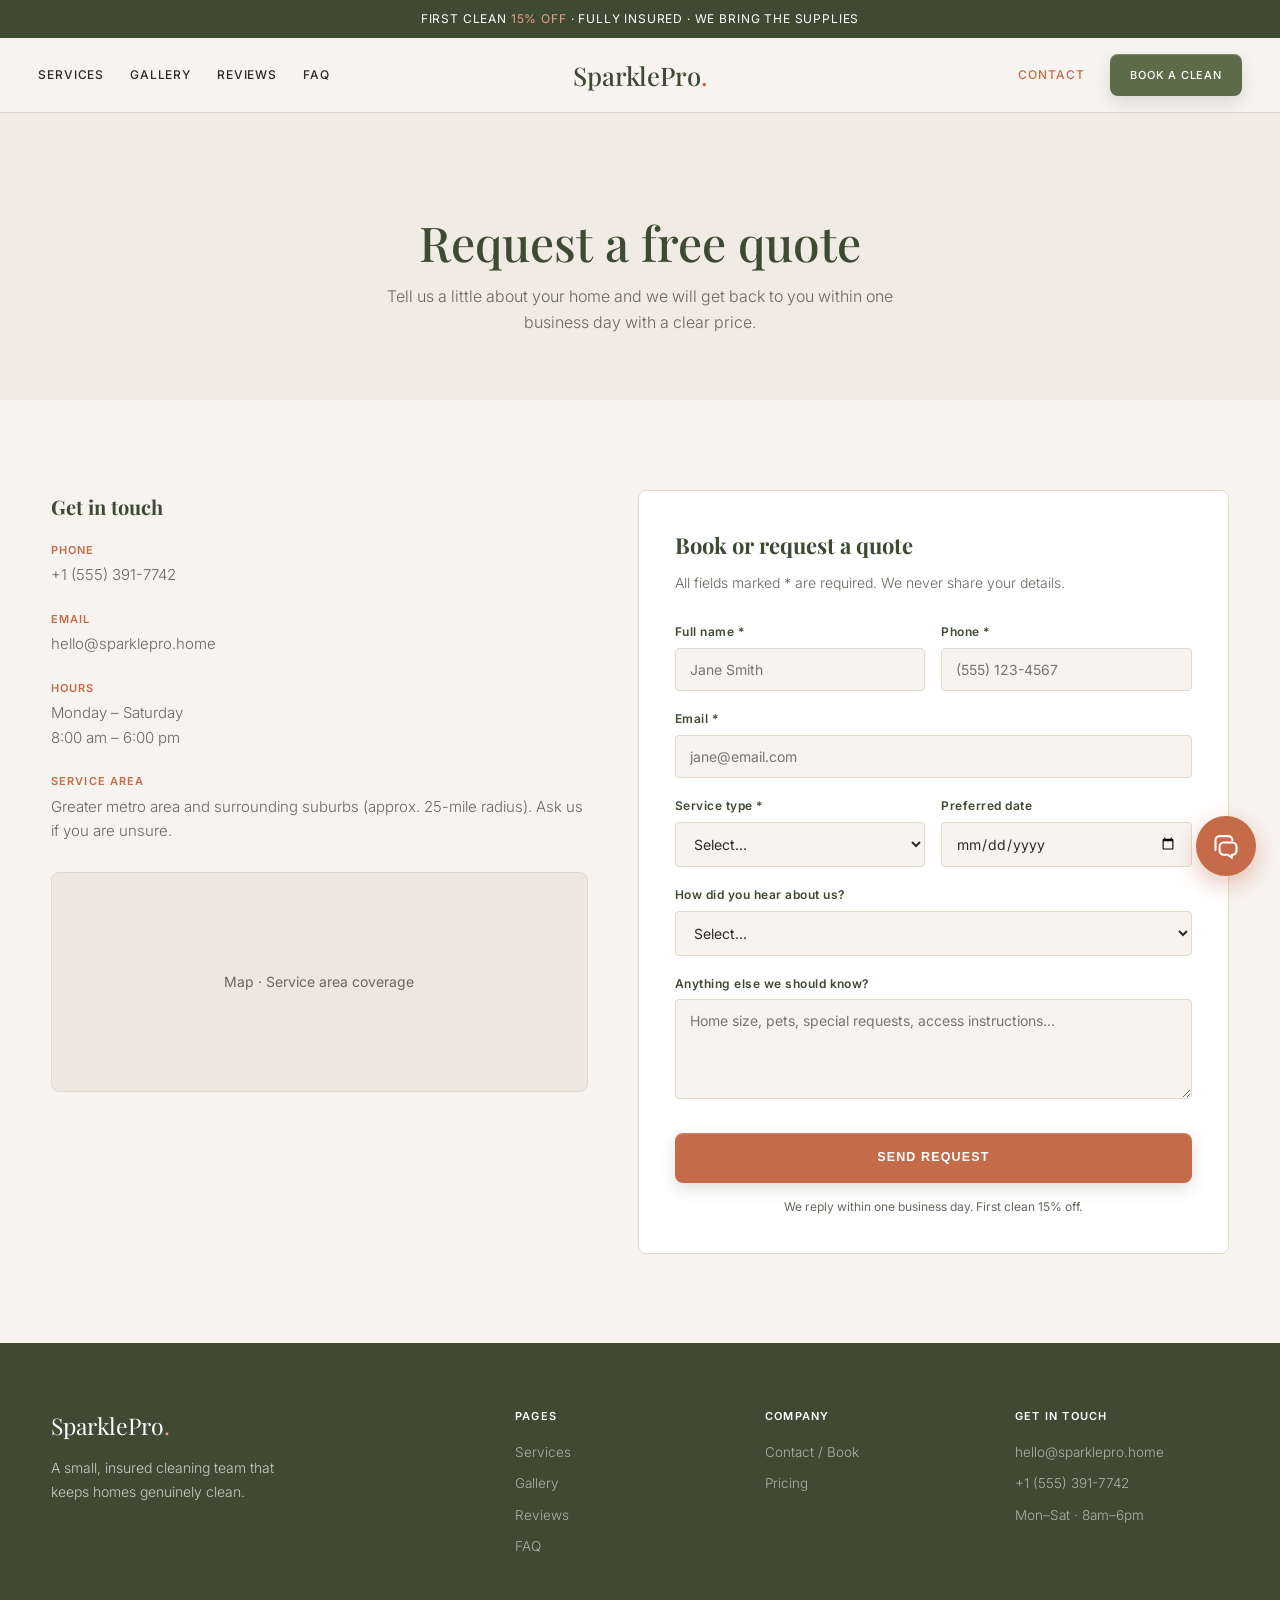
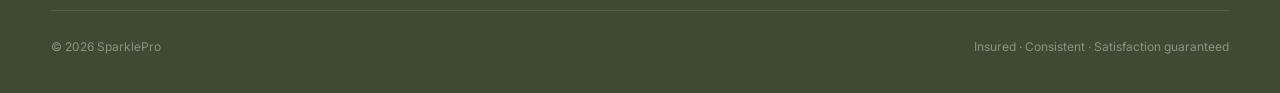
<file: contact.html>
<!DOCTYPE html>
<html lang="en">
<head>
  <script>document.documentElement.classList.add("js")</script>
  <meta charset="UTF-8">
  <meta name="viewport" content="width=device-width, initial-scale=1, viewport-fit=cover">
  <title>Contact & Book | SparklePro Home Cleaning</title>
  <meta name="description" content="Request a free quote or book a clean with SparklePro. Phone, email, service area and contact form.">
  <link href="https://fonts.googleapis.com/css2?family=Inter:wght@300;400;500;600;700&family=Playfair+Display:wght@400;500;600&display=swap" rel="stylesheet">
  <style>
    :root{--olive:#5C6B4A;--olive-dark:#3E4A32;--terracotta:#C66B4A;--terracotta-dark:#A35238;--terracotta-soft:#E8A08A;--bg:#F7F4EF;--bg-warm:#F0EBE3;--text:#2C2A26;--muted:#6B665E;--border:#E0D9CE;--white:#fff;--soft:#EDE8DF}
    *{margin:0;padding:0;box-sizing:border-box}html{scroll-behavior:smooth}
    body{font-family:Inter,sans-serif;background:var(--bg);color:var(--text);line-height:1.65;-webkit-font-smoothing:antialiased}
    .reveal{opacity:0;transform:translateY(36px);transition:opacity .75s cubic-bezier(.22,1,.36,1),transform .75s cubic-bezier(.22,1,.36,1)}.reveal.visible{opacity:1;transform:translateY(0)}
    .top-bar{background:var(--olive-dark);color:#fff;text-align:center;padding:11px 20px;font-size:12px;letter-spacing:.07em;text-transform:uppercase}.top-bar span{color:var(--terracotta-soft)}
    header{position:sticky;top:0;z-index:100;background:var(--bg);border-bottom:1px solid var(--border)}
    .nav{max-width:1400px;margin:0 auto;padding:18px 40px;display:flex;align-items:center;justify-content:space-between}
    .nav-left,.nav-right{display:flex;gap:26px;align-items:center;flex:1}.nav-right{justify-content:flex-end}
    .logo{font-family:'Playfair Display',serif;font-size:25px;font-weight:500;color:var(--olive-dark);text-decoration:none}.logo span{color:var(--terracotta)}
    .nav a{color:var(--text);text-decoration:none;font-size:12px;letter-spacing:.07em;text-transform:uppercase;font-weight:500;transition:color .25s}
    .nav a:hover,.nav a.active{color:var(--terracotta)}
    .btn{display:inline-block;padding:13px 26px;background:var(--olive);color:#fff;text-decoration:none;font-size:12px;letter-spacing:.08em;text-transform:uppercase;font-weight:600;border:none;cursor:pointer;transition:all .3s;border-radius:3px}
    .btn:hover{background:var(--olive-dark);transform:translateY(-2px)}.btn-terracotta{background:var(--terracotta)}.btn-terracotta:hover{background:var(--terracotta-dark)}
    .page-hero{padding:80px 40px 50px;text-align:center;background:var(--bg-warm)}
    .page-hero .section-label{font-size:11px;letter-spacing:.15em;text-transform:uppercase;color:var(--terracotta);margin-bottom:12px;font-weight:600}
    .page-hero h1{font-family:'Playfair Display',serif;font-size:clamp(32px,4.5vw,48px);font-weight:500;color:var(--olive-dark);margin-bottom:14px}
    .page-hero p{font-size:16px;color:var(--muted);max-width:520px;margin:0 auto;font-weight:300}
    section{padding:70px 40px}.container{max-width:1100px;margin:0 auto}
    .contact-grid{display:grid;grid-template-columns:1fr 1.1fr;gap:50px;align-items:start}
    .info-block h3{font-family:'Playfair Display',serif;font-size:20px;color:var(--olive-dark);margin-bottom:18px}
    .info-item{margin-bottom:22px}
    .info-item .label{font-size:11px;letter-spacing:.1em;text-transform:uppercase;color:var(--terracotta);font-weight:600;margin-bottom:4px}
    .info-item p,.info-item a{font-size:15px;color:var(--muted);text-decoration:none;font-weight:300}
    .info-item a:hover{color:var(--terracotta)}
    .map-placeholder{background:var(--soft);border-radius:8px;height:220px;display:flex;align-items:center;justify-content:center;color:var(--muted);font-size:14px;margin-top:28px;border:1px solid var(--border)}
    .form-card{background:var(--white);border:1px solid var(--border);border-radius:8px;padding:36px}
    .form-card h3{font-family:'Playfair Display',serif;font-size:22px;color:var(--olive-dark);margin-bottom:8px}
    .form-card .sub{font-size:14px;color:var(--muted);margin-bottom:28px;font-weight:300}
    .form-group{margin-bottom:18px}
    .form-group label{display:block;font-size:12px;font-weight:600;color:var(--olive-dark);margin-bottom:6px;letter-spacing:.04em}
    .form-group input,.form-group select,.form-group textarea{width:100%;padding:12px 14px;border:1px solid var(--border);border-radius:4px;font-family:inherit;font-size:14px;background:var(--bg);color:var(--text);transition:border-color .2s}
    .form-group input:focus,.form-group select:focus,.form-group textarea:focus{outline:none;border-color:var(--olive)}
    .form-group textarea{min-height:100px;resize:vertical}
    .form-row{display:grid;grid-template-columns:1fr 1fr;gap:16px}
    .form-card .btn{width:100%;text-align:center;margin-top:8px}
    .form-note{font-size:12px;color:var(--muted);margin-top:14px;text-align:center}
    footer{background:var(--olive-dark);color:rgba(255,255,255,.72);padding:64px 40px 36px}
    .footer-grid{max-width:1200px;margin:0 auto;display:grid;grid-template-columns:2fr 1fr 1fr 1fr;gap:36px;margin-bottom:44px}
    .footer-brand{font-family:'Playfair Display',serif;font-size:23px;color:#fff;margin-bottom:11px}.footer-brand span{color:var(--terracotta-soft)}
    .footer-brand+p{font-size:14px;font-weight:300;max-width:260px;line-height:1.7}
    .footer-col h4{font-size:11px;letter-spacing:.11em;text-transform:uppercase;margin-bottom:16px;font-weight:600;color:#fff}
    .footer-col a,.footer-col p{display:block;font-size:13.5px;color:rgba(255,255,255,.58);text-decoration:none;margin-bottom:9px;font-weight:300}
    .footer-col a:hover{color:var(--terracotta-soft)}
    .footer-bottom{max-width:1200px;margin:0 auto;padding-top:26px;border-top:1px solid rgba(255,255,255,.1);display:flex;justify-content:space-between;font-size:12px;color:rgba(255,255,255,.4)}
    @media(max-width:900px){.contact-grid{grid-template-columns:1fr}.form-row{grid-template-columns:1fr}.nav-left{display:none}.footer-grid{grid-template-columns:1fr 1fr}}
    @media(max-width:640px){.footer-grid{grid-template-columns:1fr}section,.page-hero{padding:50px 22px}.nav{padding:15px 22px}}
  </style>
  <link rel="stylesheet" href="enhance.css">
  <link rel="stylesheet" href="widget.css">
</head>
<body>
  <div class="top-bar">First clean <span>15% off</span> · Fully insured · We bring the supplies</div>
  <header>
    <nav class="nav">
      <div class="nav-left">
        <a href="services.html">Services</a>
        <a href="gallery.html">Gallery</a>
        <a href="reviews.html">Reviews</a>
        <a href="faq.html">FAQ</a>
      </div>
      <a href="index.html" class="logo">SparklePro<span>.</span></a>
      <div class="nav-right">
        <a href="contact.html" class="active">Contact</a>
        <a href="contact.html" class="btn" style="padding:10px 18px;font-size:11px">Book a Clean</a>
      </div>
    </nav>
  </header>

  <div class="page-hero">
    <h1>Request a free quote</h1>
    <p>Tell us a little about your home and we will get back to you within one business day with a clear price.</p>
  </div>

  <section>
    <div class="container">
      <div class="contact-grid">
        <div class="reveal">
          <div class="info-block">
            <h3>Get in touch</h3>
            <div class="info-item">
              <div class="label">Phone</div>
              <p><a href="tel:+15553917742">+1 (555) 391-7742</a></p>
            </div>
            <div class="info-item">
              <div class="label">Email</div>
              <p><a href="mailto:hello@sparklepro.home">hello@sparklepro.home</a></p>
            </div>
            <div class="info-item">
              <div class="label">Hours</div>
              <p>Monday – Saturday<br>8:00 am – 6:00 pm</p>
            </div>
            <div class="info-item">
              <div class="label">Service area</div>
              <p>Greater metro area and surrounding suburbs (approx. 25-mile radius). Ask us if you are unsure.</p>
            </div>
          </div>
          <div class="map-placeholder">
            Map · Service area coverage
          </div>
        </div>

        <div class="form-card reveal" style="transition-delay:.1s">
          <h3>Book or request a quote</h3>
          <p class="sub">All fields marked * are required. We never share your details.</p>
          <form onsubmit="event.preventDefault(); alert('Thank you! This is a demo form. In a live site this would send your request to the team.');">
            <div class="form-row">
              <div class="form-group">
                <label for="name">Full name *</label>
                <input type="text" id="name" name="name" required placeholder="Jane Smith">
              </div>
              <div class="form-group">
                <label for="phone">Phone *</label>
                <input type="tel" id="phone" name="phone" required placeholder="(555) 123-4567">
              </div>
            </div>
            <div class="form-group">
              <label for="email">Email *</label>
              <input type="email" id="email" name="email" required placeholder="jane@email.com">
            </div>
            <div class="form-row">
              <div class="form-group">
                <label for="service">Service type *</label>
                <select id="service" name="service" required>
                  <option value="">Select…</option>
                  <option value="regular">Regular home clean</option>
                  <option value="deep">Deep clean</option>
                  <option value="move">Move-in / Move-out</option>
                  <option value="other">Other / not sure</option>
                </select>
              </div>
              <div class="form-group">
                <label for="date">Preferred date</label>
                <input type="date" id="date" name="date">
              </div>
            </div>
            <div class="form-group">
              <label for="heard">How did you hear about us?</label>
              <select id="heard" name="heard">
                <option value="">Select…</option>
                <option value="google">Google search</option>
                <option value="friend">Friend / family</option>
                <option value="social">Social media</option>
                <option value="nextdoor">Nextdoor</option>
                <option value="other">Other</option>
              </select>
            </div>
            <div class="form-group">
              <label for="message">Anything else we should know?</label>
              <textarea id="message" name="message" placeholder="Home size, pets, special requests, access instructions…"></textarea>
            </div>
            <button type="submit" class="btn btn-terracotta">Send request</button>
            <p class="form-note">We reply within one business day. First clean 15% off.</p>
          </form>
        </div>
      </div>
    </div>
  </section>

  <footer>
    <div class="footer-grid">
      <div>
        <div class="footer-brand">SparklePro<span>.</span></div>
        <p>A small, insured cleaning team that keeps homes genuinely clean.</p>
      </div>
      <div class="footer-col"><h4>Pages</h4><a href="services.html">Services</a><a href="gallery.html">Gallery</a><a href="reviews.html">Reviews</a><a href="faq.html">FAQ</a></div>
      <div class="footer-col"><h4>Company</h4><a href="contact.html">Contact / Book</a><a href="services.html">Pricing</a></div>
      <div class="footer-col"><h4>Get in touch</h4><p>hello@sparklepro.home</p><p>+1 (555) 391-7742</p><p>Mon–Sat · 8am–6pm</p></div>
    </div>
    <div class="footer-bottom"><span>© 2026 SparklePro</span><span>Insured · Consistent · Satisfaction guaranteed</span></div>
  </footer>
  <script>
    const reveals=document.querySelectorAll('.reveal');
    const observer=new IntersectionObserver(entries=>{entries.forEach(e=>{if(e.isIntersecting)e.target.classList.add('visible')})},{threshold:.1});
    reveals.forEach(el=>observer.observe(el));
  </script>
  <script src="enhance.js" defer></script>
  <script src="widget.js" defer></script>
</body>
</html>
</file>
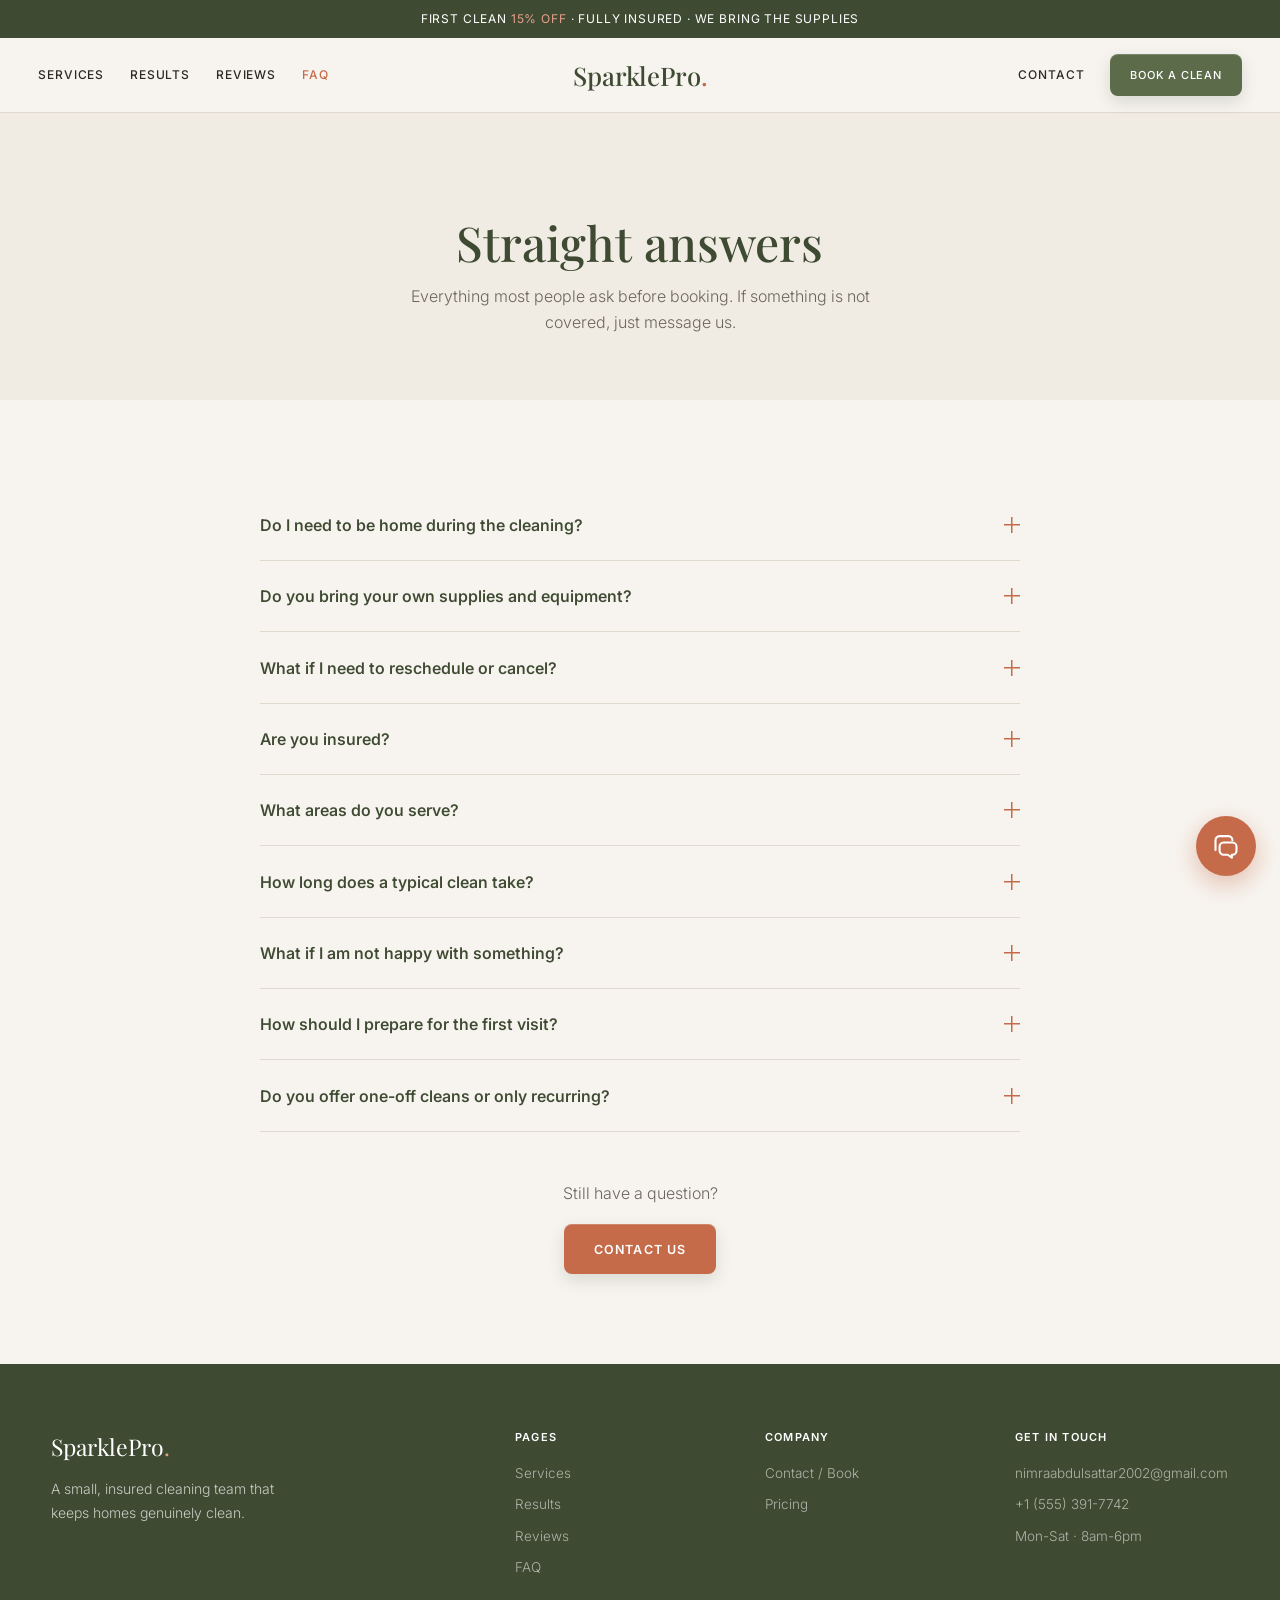
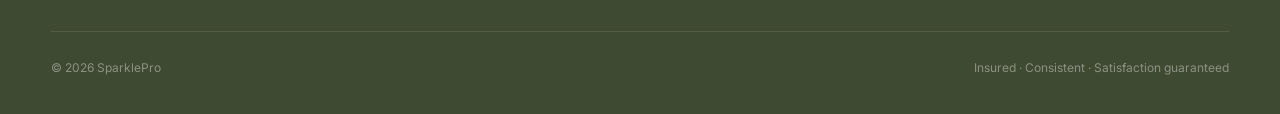
<file: faq.html>
<!DOCTYPE html>
<html lang="en">
<head>
  <script>document.documentElement.classList.add("js")</script>
  <meta charset="UTF-8">
  <meta name="viewport" content="width=device-width, initial-scale=1, viewport-fit=cover">
  <title>FAQ | SparklePro Home Cleaning</title>
  <meta name="description" content="Common questions about SparklePro: do I need to be home, supplies, rescheduling, insurance, service areas and more.">
  <link href="https://fonts.googleapis.com/css2?family=Inter:wght@300;400;500;600;700&family=Playfair+Display:wght@400;500;600&display=swap" rel="stylesheet">
  <style>
    :root{--olive:#5C6B4A;--olive-dark:#3E4A32;--terracotta:#C66B4A;--terracotta-dark:#A35238;--terracotta-soft:#E8A08A;--bg:#F7F4EF;--bg-warm:#F0EBE3;--text:#2C2A26;--muted:#6B665E;--border:#E0D9CE;--white:#fff;--soft:#EDE8DF}
    *{margin:0;padding:0;box-sizing:border-box}html{scroll-behavior:smooth}
    body{font-family:Inter,sans-serif;background:var(--bg);color:var(--text);line-height:1.65;-webkit-font-smoothing:antialiased}
    .reveal{opacity:0;transform:translateY(36px);transition:opacity .75s cubic-bezier(.22,1,.36,1),transform .75s cubic-bezier(.22,1,.36,1)}.reveal.visible{opacity:1;transform:translateY(0)}
    .top-bar{background:var(--olive-dark);color:#fff;text-align:center;padding:11px 20px;font-size:12px;letter-spacing:.07em;text-transform:uppercase}.top-bar span{color:var(--terracotta-soft)}
    header{position:sticky;top:0;z-index:100;background:var(--bg);border-bottom:1px solid var(--border)}
    .nav{max-width:1400px;margin:0 auto;padding:18px 40px;display:flex;align-items:center;justify-content:space-between}
    .nav-left,.nav-right{display:flex;gap:26px;align-items:center;flex:1}.nav-right{justify-content:flex-end}
    .logo{font-family:'Playfair Display',serif;font-size:25px;font-weight:500;color:var(--olive-dark);text-decoration:none}.logo span{color:var(--terracotta)}
    .nav a{color:var(--text);text-decoration:none;font-size:12px;letter-spacing:.07em;text-transform:uppercase;font-weight:500;transition:color .25s}
    .nav a:hover,.nav a.active{color:var(--terracotta)}
    .btn{display:inline-block;padding:13px 26px;background:var(--olive);color:#fff;text-decoration:none;font-size:12px;letter-spacing:.08em;text-transform:uppercase;font-weight:600;border:none;cursor:pointer;transition:all .3s;border-radius:3px}
    .btn:hover{background:var(--olive-dark);transform:translateY(-2px)}.btn-terracotta{background:var(--terracotta)}.btn-terracotta:hover{background:var(--terracotta-dark)}
    .page-hero{padding:80px 40px 50px;text-align:center;background:var(--bg-warm)}
    .page-hero .section-label{font-size:11px;letter-spacing:.15em;text-transform:uppercase;color:var(--terracotta);margin-bottom:12px;font-weight:600}
    .page-hero h1{font-family:'Playfair Display',serif;font-size:clamp(32px,4.5vw,48px);font-weight:500;color:var(--olive-dark);margin-bottom:14px}
    .page-hero p{font-size:16px;color:var(--muted);max-width:520px;margin:0 auto;font-weight:300}
    section{padding:70px 40px}.container{max-width:720px;margin:0 auto}
    .faq-item{border-bottom:1px solid var(--border);padding:22px 0}
    .faq-item summary{font-size:16px;font-weight:560;cursor:pointer;list-style:none;display:flex;justify-content:space-between;align-items:center;color:var(--olive-dark)}
    .faq-item summary::-webkit-details-marker{display:none}
    .faq-item summary::after{content:'+';font-size:22px;color:var(--terracotta);font-weight:300}
    .faq-item[open] summary::after{content:'−'}
    .faq-item p{margin-top:12px;font-size:15px;color:var(--muted);font-weight:300;line-height:1.75;max-width:620px}
    footer{background:var(--olive-dark);color:rgba(255,255,255,.72);padding:64px 40px 36px}
    .footer-grid{max-width:1200px;margin:0 auto;display:grid;grid-template-columns:2fr 1fr 1fr 1fr;gap:36px;margin-bottom:44px}
    .footer-brand{font-family:'Playfair Display',serif;font-size:23px;color:#fff;margin-bottom:11px}.footer-brand span{color:var(--terracotta-soft)}
    .footer-brand+p{font-size:14px;font-weight:300;max-width:260px;line-height:1.7}
    .footer-col h4{font-size:11px;letter-spacing:.11em;text-transform:uppercase;margin-bottom:16px;font-weight:600;color:#fff}
    .footer-col a,.footer-col p{display:block;font-size:13.5px;color:rgba(255,255,255,.58);text-decoration:none;margin-bottom:9px;font-weight:300}
    .footer-col a:hover{color:var(--terracotta-soft)}
    .footer-bottom{max-width:1200px;margin:0 auto;padding-top:26px;border-top:1px solid rgba(255,255,255,.1);display:flex;justify-content:space-between;font-size:12px;color:rgba(255,255,255,.4)}
    @media(max-width:900px){.nav-left{display:none}.footer-grid{grid-template-columns:1fr 1fr}}
    @media(max-width:640px){.footer-grid{grid-template-columns:1fr}section,.page-hero{padding:50px 22px}.nav{padding:15px 22px}}
  </style>
  <link rel="stylesheet" href="enhance.css">
  <link rel="stylesheet" href="widget.css">
</head>
<body>
  <div class="top-bar">First clean <span>15% off</span> · Fully insured · We bring the supplies</div>
  <header>
    <nav class="nav">
      <div class="nav-left">
        <a href="services.html">Services</a>
        <a href="index.html#results">Results</a>
        <a href="index.html#reviews">Reviews</a>
        <a href="faq.html" class="active">FAQ</a>
      </div>
      <a href="index.html" class="logo">SparklePro<span>.</span></a>
      <div class="nav-right">
        <a href="services.html#quote">Contact</a>
        <a href="services.html#quote" class="btn" style="padding:10px 18px;font-size:11px">Book a Clean</a>
      </div>
    </nav>
  </header>
  <div class="page-hero">
    <h1>Straight answers</h1>
    <p>Everything most people ask before booking. If something is not covered, just message us.</p>
  </div>
  <section>
    <div class="container narrow">
      <details class="faq-item reveal"><summary>Do I need to be home during the cleaning?</summary><p>No. Many clients leave a key or use a lockbox / smart lock. We will send a short update when we are finished and note anything that needs your attention.</p></details>
      <details class="faq-item reveal"><summary>Do you bring your own supplies and equipment?</summary><p>Yes. We bring all cleaning products and tools. We use effective, low-fragrance, pet- and kid-friendly formulas. If you prefer us to use your products, just let us know when booking.</p></details>
      <details class="faq-item reveal"><summary>What if I need to reschedule or cancel?</summary><p>Just give us at least 24 hours notice and we will move your appointment at no charge. Last-minute cancellations may incur a small fee to cover the team time.</p></details>
      <details class="faq-item reveal"><summary>Are you insured?</summary><p>Yes. We carry full liability insurance and every cleaner is background-checked. We are happy to provide proof of insurance on request.</p></details>
      <details class="faq-item reveal"><summary>What areas do you serve?</summary><p>We currently cover the greater metro area and surrounding suburbs within about a 25-mile radius. If you are unsure whether we reach your postcode, just ask when you request a quote.</p></details>
      <details class="faq-item reveal"><summary>How long does a typical clean take?</summary><p>A regular clean for a typical 2 to 3 bedroom home usually takes 2.5 to 4 hours. Deep cleans and move-outs take longer. We will give you a realistic time window with your quote.</p></details>
      <details class="faq-item reveal"><summary>What if I am not happy with something?</summary><p>Tell us within 24 hours. We will come back and make it right at no extra cost. We would rather fix it than leave you frustrated.</p></details>
      <details class="faq-item reveal"><summary>How should I prepare for the first visit?</summary><p>A light tidy of personal items helps us focus on cleaning rather than organizing. Clear kitchen counters and bathroom surfaces if you can, we will handle the rest.</p></details>
      <details class="faq-item reveal"><summary>Do you offer one-off cleans or only recurring?</summary><p>Both. Many people start with a deep clean and then decide whether to set up a regular schedule. There is no obligation to continue.</p></details>
      <div style="margin-top:48px;text-align:center" class="reveal">
        <p style="color:var(--muted);margin-bottom:18px;font-weight:300">Still have a question?</p>
        <a href="services.html#quote" class="btn btn-terracotta">Contact us</a>
      </div>
    </div>
  </section>
  <footer>
    <div class="footer-grid">
      <div><div class="footer-brand">SparklePro<span>.</span></div><p>A small, insured cleaning team that keeps homes genuinely clean.</p></div>
      <div class="footer-col"><h4>Pages</h4><a href="services.html">Services</a><a href="index.html#results">Results</a><a href="index.html#reviews">Reviews</a><a href="faq.html">FAQ</a></div>
      <div class="footer-col"><h4>Company</h4><a href="services.html#quote">Contact / Book</a><a href="services.html">Pricing</a></div>
      <div class="footer-col"><h4>Get in touch</h4><p>nimraabdulsattar2002@gmail.com</p><p>+1 (555) 391-7742</p><p>Mon-Sat · 8am-6pm</p></div>
    </div>
    <div class="footer-bottom"><span>© 2026 SparklePro</span><span>Insured · Consistent · Satisfaction guaranteed</span></div>
  </footer>
  <script>
    const reveals=document.querySelectorAll('.reveal');
    const observer=new IntersectionObserver(entries=>{entries.forEach(e=>{if(e.isIntersecting)e.target.classList.add('visible')})},{threshold:.1});
    reveals.forEach(el=>observer.observe(el));
  </script>


  <script src="enhance.js" defer></script>
  <script src="widget.js" defer></script>
</body>
</html>
</file>
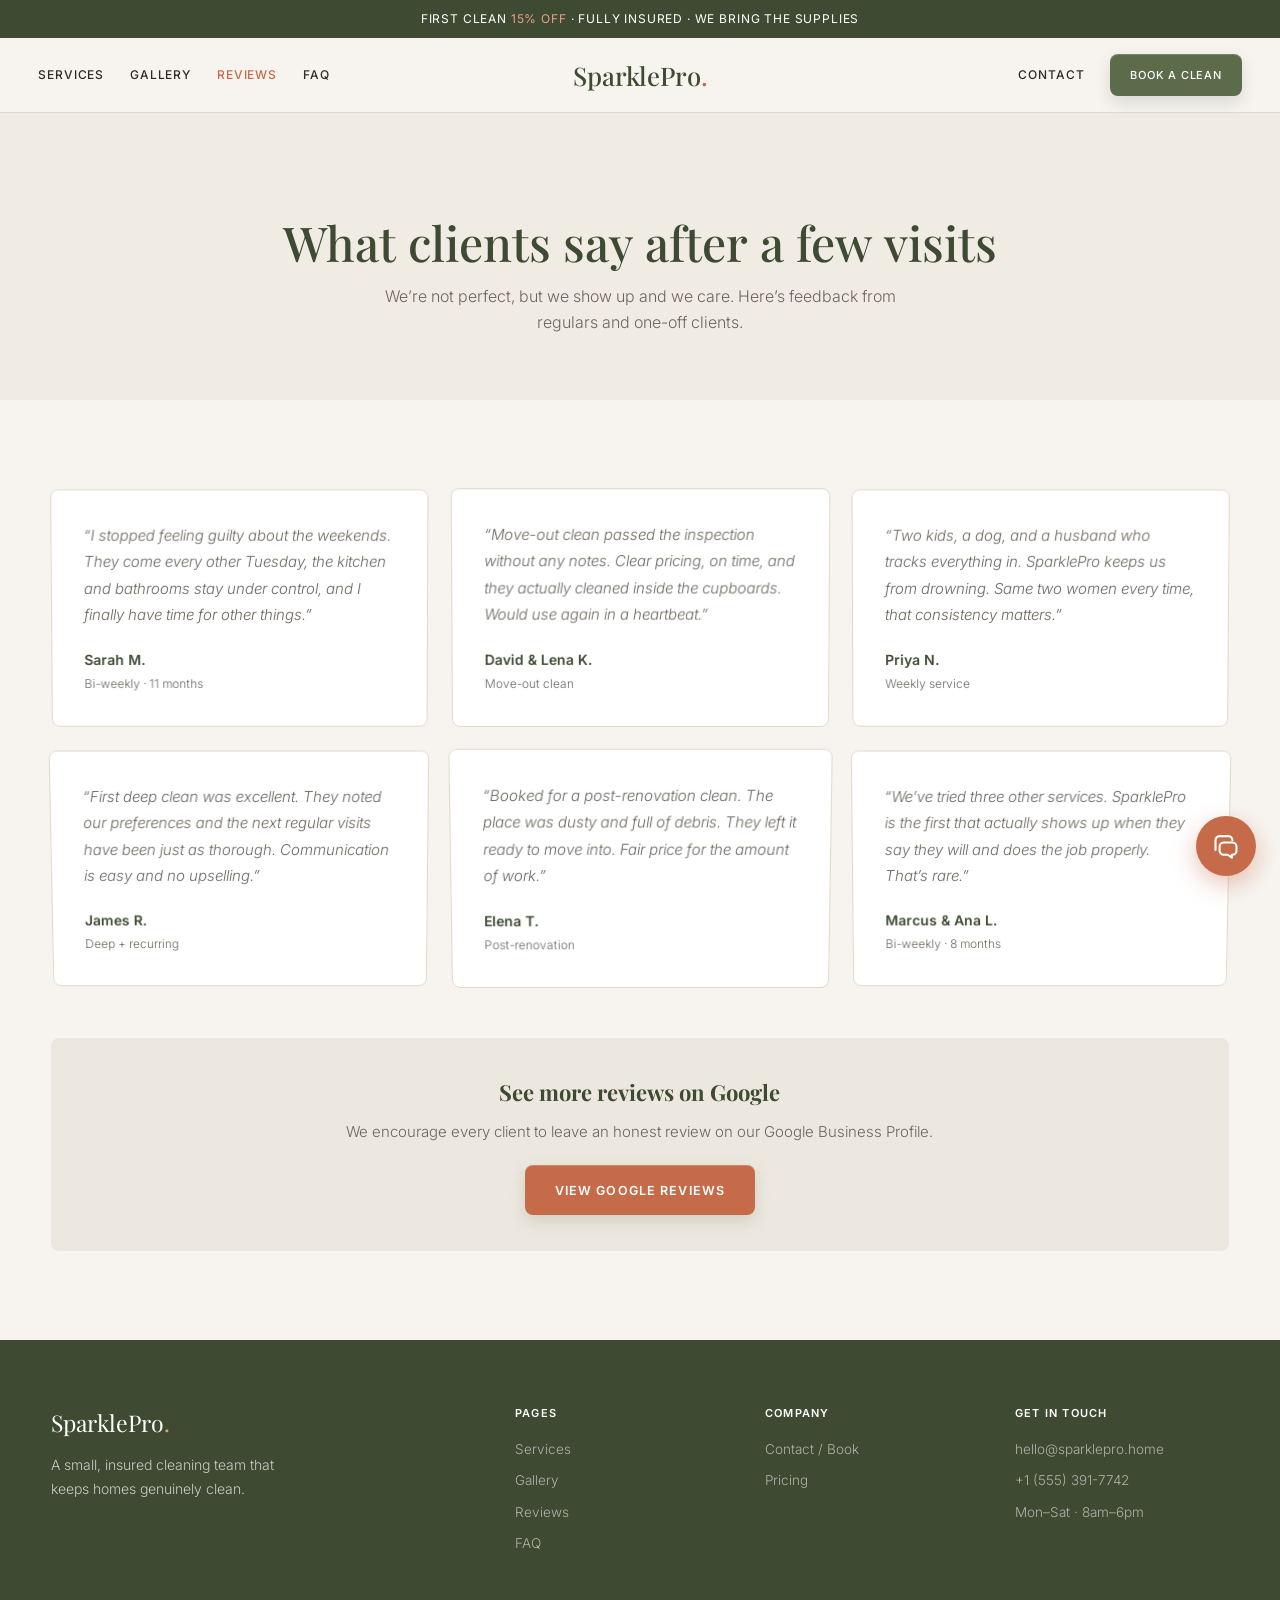
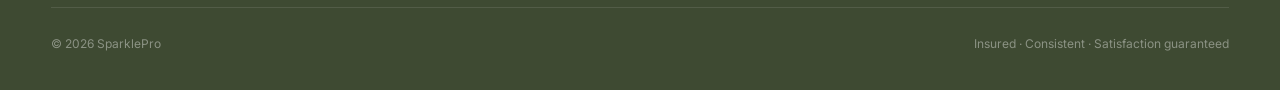
<file: reviews.html>
<!DOCTYPE html>
<html lang="en">
<head>
  <script>document.documentElement.classList.add("js")</script>
  <meta charset="UTF-8">
  <meta name="viewport" content="width=device-width, initial-scale=1, viewport-fit=cover">
  <title>Reviews | SparklePro Home Cleaning</title>
  <meta name="description" content="Real client reviews for SparklePro. See what homeowners say about our regular cleans, deep cleans and move-out service.">
  <link href="https://fonts.googleapis.com/css2?family=Inter:wght@300;400;500;600;700&family=Playfair+Display:wght@400;500;600&display=swap" rel="stylesheet">
  <style>
    :root{--olive:#5C6B4A;--olive-dark:#3E4A32;--terracotta:#C66B4A;--terracotta-dark:#A35238;--terracotta-soft:#E8A08A;--bg:#F7F4EF;--bg-warm:#F0EBE3;--text:#2C2A26;--muted:#6B665E;--border:#E0D9CE;--white:#fff;--soft:#EDE8DF;--shadow:0 20px 50px rgba(62,74,50,.12)}
    *{margin:0;padding:0;box-sizing:border-box}html{scroll-behavior:smooth}
    body{font-family:Inter,sans-serif;background:var(--bg);color:var(--text);line-height:1.65;-webkit-font-smoothing:antialiased}
    .reveal{opacity:0;transform:translateY(36px);transition:opacity .75s cubic-bezier(.22,1,.36,1),transform .75s cubic-bezier(.22,1,.36,1)}.reveal.visible{opacity:1;transform:translateY(0)}
    .top-bar{background:var(--olive-dark);color:#fff;text-align:center;padding:11px 20px;font-size:12px;letter-spacing:.07em;text-transform:uppercase}.top-bar span{color:var(--terracotta-soft)}
    header{position:sticky;top:0;z-index:100;background:var(--bg);border-bottom:1px solid var(--border)}
    .nav{max-width:1400px;margin:0 auto;padding:18px 40px;display:flex;align-items:center;justify-content:space-between}
    .nav-left,.nav-right{display:flex;gap:26px;align-items:center;flex:1}.nav-right{justify-content:flex-end}
    .logo{font-family:'Playfair Display',serif;font-size:25px;font-weight:500;color:var(--olive-dark);text-decoration:none}.logo span{color:var(--terracotta)}
    .nav a{color:var(--text);text-decoration:none;font-size:12px;letter-spacing:.07em;text-transform:uppercase;font-weight:500;transition:color .25s}
    .nav a:hover,.nav a.active{color:var(--terracotta)}
    .btn{display:inline-block;padding:13px 26px;background:var(--olive);color:#fff;text-decoration:none;font-size:12px;letter-spacing:.08em;text-transform:uppercase;font-weight:600;border:none;cursor:pointer;transition:all .3s;border-radius:3px}
    .btn:hover{background:var(--olive-dark);transform:translateY(-2px)}.btn-terracotta{background:var(--terracotta)}.btn-terracotta:hover{background:var(--terracotta-dark)}
    .page-hero{padding:80px 40px 50px;text-align:center;background:var(--bg-warm)}
    .page-hero .section-label{font-size:11px;letter-spacing:.15em;text-transform:uppercase;color:var(--terracotta);margin-bottom:12px;font-weight:600}
    .page-hero h1{font-family:'Playfair Display',serif;font-size:clamp(32px,4.5vw,48px);font-weight:500;color:var(--olive-dark);margin-bottom:14px}
    .page-hero p{font-size:16px;color:var(--muted);max-width:520px;margin:0 auto;font-weight:300}
    section{padding:70px 40px}.container{max-width:1100px;margin:0 auto}
    .testimonials-grid{display:grid;grid-template-columns:repeat(2,1fr);gap:24px}
    .testimonial{background:var(--white);padding:32px;border-radius:8px;border:1px solid var(--border)}
    .testimonial .stars{color:var(--terracotta);font-size:14px;letter-spacing:2px;margin-bottom:14px}
    .testimonial p{font-size:15px;color:var(--muted);font-weight:300;line-height:1.75;margin-bottom:20px;font-style:italic}
    .testimonial .author{font-size:14px;font-weight:600;color:var(--olive-dark)}
    .testimonial .author span{display:block;font-weight:300;color:var(--muted);font-size:12px;margin-top:3px}
    .google-box{background:var(--soft);border-radius:8px;padding:36px;text-align:center;margin-top:50px}
    .google-box h3{font-family:'Playfair Display',serif;font-size:22px;color:var(--olive-dark);margin-bottom:10px}
    .google-box p{font-size:15px;color:var(--muted);margin-bottom:20px;font-weight:300}
    footer{background:var(--olive-dark);color:rgba(255,255,255,.72);padding:64px 40px 36px}
    .footer-grid{max-width:1200px;margin:0 auto;display:grid;grid-template-columns:2fr 1fr 1fr 1fr;gap:36px;margin-bottom:44px}
    .footer-brand{font-family:'Playfair Display',serif;font-size:23px;color:#fff;margin-bottom:11px}.footer-brand span{color:var(--terracotta-soft)}
    .footer-brand+p{font-size:14px;font-weight:300;max-width:260px;line-height:1.7}
    .footer-col h4{font-size:11px;letter-spacing:.11em;text-transform:uppercase;margin-bottom:16px;font-weight:600;color:#fff}
    .footer-col a,.footer-col p{display:block;font-size:13.5px;color:rgba(255,255,255,.58);text-decoration:none;margin-bottom:9px;font-weight:300}
    .footer-col a:hover{color:var(--terracotta-soft)}
    .footer-bottom{max-width:1200px;margin:0 auto;padding-top:26px;border-top:1px solid rgba(255,255,255,.1);display:flex;justify-content:space-between;font-size:12px;color:rgba(255,255,255,.4)}
    @media(max-width:900px){.testimonials-grid{grid-template-columns:1fr}.nav-left{display:none}.footer-grid{grid-template-columns:1fr 1fr}}
    @media(max-width:640px){.footer-grid{grid-template-columns:1fr}section,.page-hero{padding:50px 22px}.nav{padding:15px 22px}}
  </style>
  <link rel="stylesheet" href="enhance.css">
  <link rel="stylesheet" href="widget.css">
</head>
<body>
  <div class="top-bar">First clean <span>15% off</span> · Fully insured · We bring the supplies</div>
  <header>
    <nav class="nav">
      <div class="nav-left">
        <a href="services.html">Services</a>
        <a href="gallery.html">Gallery</a>
        <a href="reviews.html" class="active">Reviews</a>
        <a href="faq.html">FAQ</a>
      </div>
      <a href="index.html" class="logo">SparklePro<span>.</span></a>
      <div class="nav-right">
        <a href="contact.html">Contact</a>
        <a href="contact.html" class="btn" style="padding:10px 18px;font-size:11px">Book a Clean</a>
      </div>
    </nav>
  </header>

  <div class="page-hero">
    <h1>What clients say after a few visits</h1>
    <p>We’re not perfect, but we show up and we care. Here’s feedback from regulars and one-off clients.</p>
  </div>

  <section>
    <div class="container">
      <div class="testimonials-grid">
        <div class="testimonial reveal">
          <p>“I stopped feeling guilty about the weekends. They come every other Tuesday, the kitchen and bathrooms stay under control, and I finally have time for other things.”</p>
          <div class="author">Sarah M.<span>Bi-weekly · 11 months</span></div>
        </div>
        <div class="testimonial reveal" style="transition-delay:.08s">
          <p>“Move-out clean passed the inspection without any notes. Clear pricing, on time, and they actually cleaned inside the cupboards. Would use again in a heartbeat.”</p>
          <div class="author">David & Lena K.<span>Move-out clean</span></div>
        </div>
        <div class="testimonial reveal">
          <p>“Two kids, a dog, and a husband who tracks everything in. SparklePro keeps us from drowning. Same two women every time, that consistency matters.”</p>
          <div class="author">Priya N.<span>Weekly service</span></div>
        </div>
        <div class="testimonial reveal" style="transition-delay:.08s">
          <p>“First deep clean was excellent. They noted our preferences and the next regular visits have been just as thorough. Communication is easy and no upselling.”</p>
          <div class="author">James R.<span>Deep + recurring</span></div>
        </div>
        <div class="testimonial reveal">
          <p>“Booked for a post-renovation clean. The place was dusty and full of debris. They left it ready to move into. Fair price for the amount of work.”</p>
          <div class="author">Elena T.<span>Post-renovation</span></div>
        </div>
        <div class="testimonial reveal" style="transition-delay:.08s">
          <p>“We’ve tried three other services. SparklePro is the first that actually shows up when they say they will and does the job properly. That’s rare.”</p>
          <div class="author">Marcus & Ana L.<span>Bi-weekly · 8 months</span></div>
        </div>
      </div>

      <div class="google-box reveal">
        <h3>See more reviews on Google</h3>
        <p>We encourage every client to leave an honest review on our Google Business Profile.</p>
        <a href="https://www.google.com/maps" target="_blank" rel="noopener" class="btn btn-terracotta">View Google reviews</a>
      </div>
    </div>
  </section>

  <footer>
    <div class="footer-grid">
      <div>
        <div class="footer-brand">SparklePro<span>.</span></div>
        <p>A small, insured cleaning team that keeps homes genuinely clean.</p>
      </div>
      <div class="footer-col"><h4>Pages</h4><a href="services.html">Services</a><a href="gallery.html">Gallery</a><a href="reviews.html">Reviews</a><a href="faq.html">FAQ</a></div>
      <div class="footer-col"><h4>Company</h4><a href="contact.html">Contact / Book</a><a href="services.html">Pricing</a></div>
      <div class="footer-col"><h4>Get in touch</h4><p>hello@sparklepro.home</p><p>+1 (555) 391-7742</p><p>Mon–Sat · 8am–6pm</p></div>
    </div>
    <div class="footer-bottom"><span>© 2026 SparklePro</span><span>Insured · Consistent · Satisfaction guaranteed</span></div>
  </footer>
  <script>
    const reveals=document.querySelectorAll('.reveal');
    const observer=new IntersectionObserver(entries=>{entries.forEach(e=>{if(e.isIntersecting)e.target.classList.add('visible')})},{threshold:.1});
    reveals.forEach(el=>observer.observe(el));
  </script>
  <script src="enhance.js" defer></script>
  <script src="widget.js" defer></script>
</body>
</html>
</file>
<file: enhance.css>
/* SparklePro: responsive layer, buttons, photo cards, 3D scroll motion. Loaded after each page's own CSS. */

/* ---------- Base / responsive foundation (0 to 1800px+) ---------- */
html{-webkit-text-size-adjust:100%;text-size-adjust:100%;overflow-x:clip}
body{min-width:0;overflow-x:clip;overflow-wrap:anywhere}
img,video{max-width:100%;height:auto}
h1,h2,h3,p,li,a,td,th,label,summary{min-width:0}
section{padding:clamp(56px,7vw,112px) clamp(18px,4vw,64px)}
.page-hero{padding:clamp(56px,8vw,110px) clamp(18px,4vw,64px) clamp(40px,5vw,64px)}
.nav{padding:16px clamp(18px,3vw,48px);max-width:1560px;gap:16px}
.container{width:100%}
.container.narrow{max-width:760px}
.hero{min-height:100vh;min-height:100svh}
.hero-content{padding:0 clamp(18px,4vw,64px);max-width:1560px}
.hero h1{font-size:clamp(38px,6.2vw,92px);max-width:11em}
.hero p{font-size:clamp(15px,1.3vw,19px);max-width:34em}
.section-title,.page-hero h1{line-height:1.12;text-wrap:balance}
.section-title{font-size:clamp(28px,3.6vw,54px)}
.section-desc{font-size:clamp(15px,1.2vw,18px)}
.top-bar{padding:10px clamp(14px,3vw,24px);font-size:clamp(10px,1.4vw,12px);line-height:1.5}
@media(min-width:1280px){.container:not(.narrow){max-width:1240px}}
@media(min-width:1600px){.container:not(.narrow){max-width:1380px}.footer-grid,.footer-bottom{max-width:1380px}}


/* grids that reflow without breakpoints */
.services-preview,.ba-grid,.team-grid,.extras{grid-template-columns:repeat(auto-fit,minmax(min(100%,290px),1fr))}
.testimonials-grid{grid-template-columns:repeat(auto-fit,minmax(min(100%,340px),1fr))}
.services-preview>*,.ba-grid>*,.team-grid>*,.testimonials-grid>*,.extras>*,.contact-grid>*,.form-row>*{min-width:0}
.footer-grid{grid-template-columns:2fr 1fr 1fr 1fr}
.footer-bottom{flex-wrap:wrap;gap:8px 20px}
footer{padding-left:clamp(18px,4vw,64px);padding-right:clamp(18px,4vw,64px)}
.pricing-table{display:block;overflow-x:auto;-webkit-overflow-scrolling:touch;max-width:100%}
.pricing-table tr{white-space:normal}
input,select,textarea{max-width:100%;font-size:16px}

@media(max-width:1100px){
  .service-block{grid-template-columns:200px 1fr 220px!important}
  .contact-grid{gap:32px!important}
}
@media(max-width:960px){
  .footer-grid{grid-template-columns:1fr 1fr!important}
  .service-block{grid-template-columns:1fr!important}
  .contact-grid,.form-row{grid-template-columns:1fr!important}
  .checklist{columns:1!important}
}
@media(max-width:560px){
  .footer-grid{grid-template-columns:1fr!important;gap:28px!important}
  .footer-bottom{flex-direction:column}
  .top-bar span{white-space:nowrap}
}

/* ---------- Navigation: text menu toggle on small screens ---------- */
.nav-toggle{display:none;font:600 12px/1 Inter,sans-serif;letter-spacing:.08em;text-transform:uppercase;color:var(--olive-dark);background:transparent;border:1.5px solid var(--olive);border-radius:8px;min-height:42px;padding:0 18px;cursor:pointer;transition:background .3s,color .3s}
.nav-toggle:hover,.nav-toggle[aria-expanded="true"]{background:var(--olive);color:#fff}
.nav-toggle:focus-visible{outline:2px solid var(--terracotta);outline-offset:2px}
.mnav{display:none;position:absolute;left:0;right:0;top:100%;background:var(--bg);border-bottom:1px solid var(--border);box-shadow:0 24px 40px rgba(62,74,50,.14);padding:8px clamp(18px,4vw,48px) 22px;perspective:900px;max-height:calc(100vh - 70px);max-height:calc(100svh - 70px);overflow:auto}
.mnav-inner{display:flex;flex-direction:column;transform-origin:50% 0;opacity:0;transform:rotateX(-28deg) translateY(-10px);transition:opacity .45s cubic-bezier(.16,1,.3,1),transform .6s cubic-bezier(.16,1,.3,1)}
.mnav.open{display:block}
.mnav.open .mnav-inner{opacity:1;transform:none}
.mnav a{display:flex;align-items:center;min-height:52px;font-size:13px;letter-spacing:.09em;text-transform:uppercase;font-weight:500;color:var(--text);text-decoration:none;border-bottom:1px solid var(--border)}
.mnav a.active{color:var(--terracotta)}
.mnav .btn{margin-top:18px;border:none;justify-content:center;width:100%;color:#fff}
@media(max-width:960px){
  .nav-left,.nav-right{display:none!important}
  .nav .logo{order:1;margin-right:auto}
  .nav-toggle{display:inline-flex;align-items:center;order:2}
}

/* ---------- Buttons ---------- */
.btn{position:relative;isolation:isolate;overflow:hidden;display:inline-flex;align-items:center;justify-content:center;gap:10px;min-height:50px;padding:0 30px;border-radius:8px;font-size:12.5px;line-height:1.2;letter-spacing:.09em;text-align:center;white-space:normal;max-width:100%;
  box-shadow:0 1px 0 rgba(255,255,255,.18) inset,0 6px 16px rgba(62,74,50,.16);
  transition:transform .45s cubic-bezier(.16,1,.3,1),box-shadow .45s,color .35s,background-color .35s,border-color .35s}
.btn::before{content:"";position:absolute;inset:0;z-index:-1;background:var(--olive-dark);transform:translateY(101%);transition:transform .5s cubic-bezier(.16,1,.3,1)}
.btn:hover{transform:translateY(-3px);box-shadow:0 14px 28px rgba(62,74,50,.26)}
.btn:hover::before{transform:none}
.btn:active{transform:translateY(0) scale(.98);transition-duration:.12s}
.btn:focus-visible{outline:2px solid var(--terracotta);outline-offset:3px}
.btn-terracotta{background:var(--terracotta)}
.btn-terracotta:hover{background:var(--terracotta)}
.btn-terracotta::before{background:var(--terracotta-dark)}
.btn-outline{background:transparent;color:var(--olive-dark);border:1.5px solid var(--olive);box-shadow:none}
.btn-outline:hover{background:transparent;color:#fff;box-shadow:0 14px 28px rgba(62,74,50,.22)}
.btn-outline::before{background:var(--olive)}
.cta .btn{background:var(--terracotta);color:#fff;box-shadow:0 10px 24px rgba(0,0,0,.2)}
.cta .btn::before{background:var(--terracotta-dark)}
.nav .btn{min-height:42px!important;padding:0 20px!important;font-size:11px!important}
.nav .btn,.mnav .btn{color:#fff}
.hero-actions{gap:14px;align-items:stretch}
.hero-actions .btn{min-width:210px}
.price-box .btn{width:100%;min-height:46px;padding:0 18px}
form .btn,.form-card .btn{width:100%}
div[style*="text-align"]>.btn{margin-inline:auto}
@media(max-width:560px){
  .hero-actions{flex-direction:column}
  .hero-actions .btn{width:100%;min-width:0}
  .cta .btn,.google-box .btn,div[style*="text-align"]>.btn{width:100%}
}

/* ---------- Photo cards (replace the old icon blocks) ---------- */
.svc-visual{height:clamp(180px,18vw,260px)!important;background:var(--soft)}
.svc-visual::before{display:none!important}
.svc-visual img{position:absolute;inset:-8% 0;width:100%;height:116%;object-fit:cover;max-width:none;will-change:transform;transition:filter .6s}
.svc-card:hover .svc-visual img{filter:saturate(1.08)}
.svc-body p{min-height:0!important}
.service-block .svc-side{padding:0!important;background:var(--soft)!important;position:relative;min-height:220px}
.service-block .svc-side img{position:absolute;inset:0;width:100%;height:100%;object-fit:cover;max-width:none;transition:transform 1.2s cubic-bezier(.16,1,.3,1)}
.service-block:hover .svc-side img{transform:scale(1.06)}
@media(max-width:960px){.service-block .svc-side{min-height:0;aspect-ratio:16/9}.service-block .svc-side img{position:absolute}}

/* simple CSS-only list marker and accordion indicator (no icon glyphs) */
.checklist li::before{content:""!important;width:6px;height:6px;border-radius:50%;background:var(--terracotta);top:13px!important;left:2px!important;font-size:0!important}
.faq-item summary{gap:16px}
.faq-item summary::after{content:""!important;flex:none;width:16px;height:16px;background:
  linear-gradient(var(--terracotta),var(--terracotta)) center/100% 1.5px no-repeat,
  linear-gradient(var(--terracotta),var(--terracotta)) center/1.5px 100% no-repeat;transition:transform .5s cubic-bezier(.16,1,.3,1)}
.faq-item[open] summary::after{transform:rotate(135deg)}
.faq-item p{animation:faqIn .6s cubic-bezier(.16,1,.3,1)}
@keyframes faqIn{from{opacity:0;transform:translateY(-8px)}to{opacity:1;transform:none}}

/* reviews cluster becomes a readable card list on touch and small screens */
@media(max-width:1024px){
  .review-stage{display:grid!important;grid-template-columns:repeat(auto-fit,minmax(min(100%,300px),1fr));gap:18px;min-height:0!important;padding:0!important;margin-top:8px}
  .review-stage .avatar,.review-stage .avatar[class]{position:static!important;width:auto!important;height:auto!important;margin:0!important;display:flex!important;gap:16px;align-items:flex-start;background:var(--white);border:1px solid var(--border);border-radius:14px;padding:20px;transform:none!important}
  .avatar .pic{width:60px!important;height:60px!important;flex:none}
  .avatar:hover .pic{transform:none;box-shadow:0 8px 24px rgba(62,74,50,.15)}
  .avatar .bubble{position:static!important;opacity:1!important;visibility:visible!important;transform:none!important;width:auto!important;background:none;border:none;box-shadow:none;padding:0}
  .avatar .bubble::after{display:none}
  .avatar{display:flex!important}
}

/* ---------- 3D scroll motion ---------- */
.container,.services-preview,.ba-grid,.team-grid,.testimonials-grid,.extras,.footer-grid,.contact-grid,.review-stage,.cta{perspective:1500px}
.js [data-s3d]{opacity:0;translate:0 56px -140px;rotate:1 0 0 16deg;transform-origin:50% 100%;will-change:translate,rotate,opacity;
  transition:opacity .9s cubic-bezier(.16,1,.3,1) var(--d,0ms),translate 1.15s cubic-bezier(.16,1,.3,1) var(--d,0ms),rotate 1.15s cubic-bezier(.16,1,.3,1) var(--d,0ms),scale 1.15s cubic-bezier(.16,1,.3,1) var(--d,0ms),transform .2s linear,box-shadow .5s,background-color .4s,border-color .4s,color .3s}
.js [data-s3d="left"]{translate:-70px 40px -160px;rotate:0 1 0 16deg;transform-origin:0 50%}
.js [data-s3d="right"]{translate:70px 40px -160px;rotate:0 1 0 -16deg;transform-origin:100% 50%}
.js [data-s3d="zoom"]{translate:0 0 -240px;rotate:none;scale:.9;transform-origin:50% 50%}
.js [data-s3d].in{opacity:1;translate:0 0 0;rotate:none;scale:1}
.js [data-tilt]{transform-style:preserve-3d;backface-visibility:hidden}
.js .w{display:inline-block;opacity:0;translate:0 .55em -.6em;rotate:1 0 0 -75deg;transform-origin:50% 100%;transition:opacity .8s cubic-bezier(.16,1,.3,1) var(--d,0ms),translate 1s cubic-bezier(.16,1,.3,1) var(--d,0ms),rotate 1s cubic-bezier(.16,1,.3,1) var(--d,0ms)}
.js .in .w,.js .w.in{opacity:1;translate:0 0 0;rotate:none}
.js [data-words]{perspective:900px}
.js .band-text{will-change:transform,opacity;transition:none!important}
.js .hero-content,.js #heroBg{will-change:transform}
.sticky-band{perspective:1000px}
.ba-card,.svc-card,.testimonial,.extra-card,.team-item{backface-visibility:hidden}

/* hero: darker veil on narrow screens for text legibility */
@media(max-width:700px){
  .hero-bg::after{background:linear-gradient(180deg,rgba(247,244,239,.92) 0%,rgba(247,244,239,.82) 55%,rgba(247,244,239,.55) 100%)!important}
}

@media(prefers-reduced-motion:reduce){
  .js [data-s3d],.js .w{opacity:1!important;translate:none!important;rotate:none!important;scale:1!important;transition:none!important}
  .mnav-inner{transition:none}
  html{scroll-behavior:auto}
}

/* logo keeps its wordmark styling inside the nav */
.nav .logo{font-family:'Playfair Display',serif;font-size:clamp(22px,2vw,28px);letter-spacing:0;text-transform:none;font-weight:500;color:var(--olive-dark);white-space:nowrap}
.nav .logo span{color:var(--terracotta)}

/* if a photo is slow or blocked, keep the frame clean instead of showing alt text */
.svc-visual img,.service-block .svc-side img{color:transparent;font-size:0}

/* touch devices: before/after reveals as the card scrolls into the middle of the screen */
.ba-card.tap .after{clip-path:polygon(0 0,100% 0,100% 100%,0 100%)}
.ba-card.tap .before{transform:scale(1.05)}
.ba-card.tap .after{transform:scale(1.02)}
.ba-card.tap .ba-blade{opacity:1;transform:rotate(-38deg) translateY(-180%)}
.ba-card.tap .sparkles{opacity:1}
.ba-card.tap .ba-status{background:var(--terracotta)}
.ba-card.tap .ba-status .before-text{display:none}
.ba-card.tap .ba-status .after-text{display:inline}

/* before shots: same photo as the "after", made to look dirty */
.ba-frame img.dirty{filter:brightness(.68) saturate(.5) sepia(.45) contrast(1.15) blur(.4px)}
.ba-frame .grime{position:absolute;inset:0;z-index:1;pointer-events:none;mix-blend-mode:multiply;
background:
 radial-gradient(ellipse 18% 9% at 22% 72%,rgba(70,45,20,.75),transparent 70%),
 radial-gradient(ellipse 14% 7% at 68% 58%,rgba(60,40,15,.7),transparent 70%),
 radial-gradient(ellipse 25% 12% at 45% 88%,rgba(50,35,15,.65),transparent 72%),
 radial-gradient(circle at 80% 25%,rgba(90,70,30,.5),transparent 22%),
 radial-gradient(circle at 15% 30%,rgba(80,60,30,.45),transparent 25%),
 radial-gradient(circle at 55% 40%,rgba(40,30,15,.35),transparent 18%),
 linear-gradient(180deg,rgba(120,95,50,.25),rgba(60,45,20,.35))}
.ba-frame .grime::after{content:"";position:absolute;inset:0;opacity:.55;
background:url("data:image/svg+xml;utf8,<svg xmlns='http://www.w3.org/2000/svg' width='300' height='300'><filter id='n'><feTurbulence type='fractalNoise' baseFrequency='.045' numOctaves='4' seed='7'/><feColorMatrix values='0 0 0 0 .25  0 0 0 0 .18  0 0 0 0 .08  0 0 0 1.6 -.55'/></filter><rect width='300' height='300' filter='url(%23n)'/></svg>");background-size:cover}
.ba-card:hover .grime{opacity:0}.ba-card.tap .grime{opacity:0}
</file>
<file: widget.css>
/* SparklePro chat widget */
.scw{--scw-olive:#5C6B4A;--scw-olive-dark:#3E4A32;--scw-terra:#C66B4A;--scw-terra-dark:#A35238;--scw-bg:#F7F4EF;--scw-border:#E0D9CE;--scw-text:#2C2A26;--scw-muted:#6B665E;position:fixed;right:24px;bottom:24px;z-index:9000;font-family:Inter,system-ui,sans-serif;color:var(--scw-text);line-height:1.5}
.scw *{box-sizing:border-box}
.scw button{font-family:inherit}

/* logo mark */
.scw-logo{position:relative;display:flex;align-items:center;justify-content:center;flex:none;border-radius:50%;background:var(--scw-olive-dark);color:#fff;font-family:'Playfair Display',Georgia,serif;font-weight:500;line-height:1}
.scw-logo i{position:absolute;border-radius:50%;background:var(--scw-terra)}
.scw-logo--lg{width:46px;height:46px;font-size:25px;border:2px solid #fff}
.scw-logo--lg i{width:6px;height:6px;right:11px;bottom:10px}
.scw-logo--md{width:42px;height:42px;font-size:22px}
.scw-logo--md i{width:5px;height:5px;right:10px;bottom:9px}
.scw-logo--sm{width:30px;height:30px;font-size:16px}
.scw-logo--sm i{width:4px;height:4px;right:7px;bottom:6px}

/* launcher */
.scw-launcher{width:60px;height:60px;border-radius:50%;border:none;background:var(--scw-terra);color:#fff;display:flex;align-items:center;justify-content:center;cursor:pointer;box-shadow:0 8px 24px rgba(198,107,74,.4);transition:background .25s,transform .25s}
.scw-launcher:hover{background:var(--scw-terra-dark);transform:translateY(-2px)}
.scw-launcher:focus-visible,.scw-min:focus-visible,.scw-teaser-x:focus-visible,.scw-send:focus-visible,.scw-cc:focus-visible{outline:2px solid var(--scw-terra);outline-offset:2px}
.scw-launcher svg{width:28px;height:28px;fill:none;stroke:currentColor;stroke-width:1.8;stroke-linecap:round;stroke-linejoin:round}

/* teaser */
.scw-teaser{position:absolute;right:0;bottom:78px;width:310px;max-width:calc(100vw - 48px);display:flex;align-items:center;gap:14px;padding:16px 42px 16px 16px;background:#fff;border-radius:12px;box-shadow:0 12px 40px rgba(44,42,38,.18);cursor:pointer;opacity:0;transform:translateY(8px);pointer-events:none;transition:opacity .35s,transform .35s}
.scw-teaser.show{opacity:1;transform:none;pointer-events:auto}
.scw-teaser::after{content:"";position:absolute;right:22px;bottom:-7px;width:16px;height:16px;background:#fff;transform:rotate(45deg);border-radius:0 0 3px 0}
.scw-teaser p{font-size:15px;line-height:1.45;color:var(--scw-olive-dark)}
.scw-teaser-x{position:absolute;top:10px;right:10px;width:26px;height:26px;border:none;background:none;border-radius:6px;color:var(--scw-muted);cursor:pointer;display:flex;align-items:center;justify-content:center}
.scw-teaser-x:hover{background:var(--scw-bg);color:var(--scw-text)}
.scw-teaser-x svg{width:16px;height:16px;stroke:currentColor;stroke-width:2;fill:none;stroke-linecap:round}

/* panel */
.scw-panel{position:absolute;right:0;bottom:78px;width:380px;max-width:calc(100vw - 32px);height:min(680px,calc(100vh - 120px));display:flex;flex-direction:column;background:#fff;border-radius:14px;overflow:hidden;box-shadow:0 20px 60px rgba(44,42,38,.28);opacity:0;transform:translateY(14px) scale(.97);transform-origin:bottom right;pointer-events:none;visibility:hidden;transition:opacity .3s,transform .3s,visibility .3s}
.scw-panel.open{opacity:1;transform:none;pointer-events:auto;visibility:visible}
.scw-head{position:relative;flex:none;display:flex;align-items:center;justify-content:center;height:80px;padding:0 56px;background:linear-gradient(95deg,var(--scw-olive-dark) 0%,var(--scw-olive) 100%);color:#fff}
.scw-head .scw-logo{position:absolute;left:16px;top:50%;transform:translateY(-50%)}
.scw-title{font-family:Inter,sans-serif;font-size:17px;font-weight:600}
.scw-min{position:absolute;right:14px;top:50%;transform:translateY(-50%);width:32px;height:32px;border:none;background:none;color:#fff;border-radius:6px;cursor:pointer;display:flex;align-items:center;justify-content:center}
.scw-min:hover{background:rgba(255,255,255,.14)}
.scw-min svg{width:20px;height:20px;stroke:currentColor;stroke-width:2;fill:none;stroke-linecap:round;stroke-linejoin:round}

.scw-body{flex:1;overflow-y:auto;padding:18px 16px 8px;scrollbar-width:thin;scrollbar-color:#a9a59d #f1eee8}
.scw-body::-webkit-scrollbar{width:10px}
.scw-body::-webkit-scrollbar-track{background:#f1eee8}
.scw-body::-webkit-scrollbar-thumb{background:#a9a59d;border-radius:6px}
.scw-msg{display:flex;align-items:flex-start;gap:10px;margin-bottom:16px}
.scw-msg .scw-logo{margin-top:2px}
.scw-bubble{background:#F0EBE3;border-radius:0 12px 12px 12px;padding:14px 16px;font-size:15px;line-height:1.45;color:var(--scw-text)}
.scw-card{border:1px solid var(--scw-border);border-radius:10px;padding:14px}
.scw-field{margin-bottom:12px}
.scw-field input,.scw-field textarea{width:100%;height:44px;padding:0 14px;border:1px solid #cfc8bb;border-radius:8px;font:inherit;font-size:15px;color:var(--scw-text);background:#fff;transition:border-color .2s,box-shadow .2s}
.scw-field textarea{height:112px;padding:12px 14px;resize:none}
.scw-field input::placeholder,.scw-field textarea::placeholder{color:#8a857c}
.scw-field input:focus,.scw-field textarea:focus{outline:none;border-color:var(--scw-terra);box-shadow:0 0 0 3px rgba(198,107,74,.14)}
.scw-field .bad{border-color:#b3412c}
.scw-phone{position:relative;display:flex;align-items:center;border:1px solid #cfc8bb;border-radius:8px;background:#fff;transition:border-color .2s,box-shadow .2s}
.scw-phone:focus-within{border-color:var(--scw-terra);box-shadow:0 0 0 3px rgba(198,107,74,.14)}
.scw-phone input{border:none;box-shadow:none!important;background:none;padding-left:6px}
.scw-cc{flex:none;height:42px;padding:0 6px 0 12px;border:none;background:none;display:flex;align-items:center;gap:6px;cursor:pointer;border-radius:8px 0 0 8px}
.scw-cc svg.caret{width:8px;height:8px;fill:#6B665E}
.scw-flag{width:22px;height:15px;display:block;border-radius:2px;box-shadow:0 0 0 1px rgba(0,0,0,.12)}
.scw-list{position:absolute;left:0;top:calc(100% + 4px);width:220px;margin:0;padding:4px;list-style:none;background:#fff;border:1px solid var(--scw-border);border-radius:8px;box-shadow:0 10px 30px rgba(44,42,38,.18);z-index:3;display:none}
.scw-list.open{display:block}
.scw-list li{display:flex;align-items:center;gap:10px;padding:9px 10px;border-radius:6px;font-size:14px;cursor:pointer}
.scw-list li:hover,.scw-list li[aria-selected="true"]{background:#F0EBE3}
.scw-list li span{margin-left:auto;color:var(--scw-muted)}

.scw-consent{margin:12px 0 0;padding:14px;background:#F0EBE3;border-radius:10px;font-size:12px;line-height:1.5;color:#4a463f}
.scw-consent p{margin:0 0 12px}
.scw-check{display:flex;gap:10px;align-items:flex-start;cursor:pointer}
.scw-check input{flex:none;appearance:none;-webkit-appearance:none;width:18px;height:18px;margin:1px 0 0;border-radius:4px;background:var(--scw-terra);display:grid;place-items:center;cursor:pointer}
.scw-check input:not(:checked){background:#fff;border:1.5px solid #8a857c}
.scw-check input:checked::after{content:"";width:9px;height:5px;border-left:2px solid #fff;border-bottom:2px solid #fff;transform:translateY(-1px) rotate(-45deg)}
.scw-check input:focus-visible{outline:2px solid var(--scw-terra);outline-offset:2px}
.scw-actions{display:flex;justify-content:center;padding:16px 0 18px}
.scw-send{display:inline-flex;align-items:center;gap:10px;padding:0 34px;height:48px;border:none;border-radius:8px;background:var(--scw-terra);color:#fff;font-size:16px;font-weight:600;cursor:pointer;transition:background .25s}
.scw-send:hover{background:var(--scw-terra-dark)}
.scw-send[disabled]{opacity:.65;cursor:default}
.scw-send svg{width:20px;height:20px;fill:none;stroke:currentColor;stroke-width:1.8;stroke-linecap:round;stroke-linejoin:round}
.scw-status{margin:0 0 6px;text-align:center;font-size:13px;color:#b3412c}
.scw-done{padding:4px 0}
.scw-foot{flex:none;padding:12px 16px 14px;text-align:center;font-size:13px;color:#3a372f;background:#fff;border-top:1px solid #f0ece4}
.scw-foot b{font-weight:500;color:var(--scw-terra)}

@media(max-width:480px){
  .scw{right:16px;bottom:16px}
  .scw-panel{width:calc(100vw - 32px);height:calc(100vh - 110px)}
}
@media(prefers-reduced-motion:reduce){.scw *{transition:none!important}}
</file>
